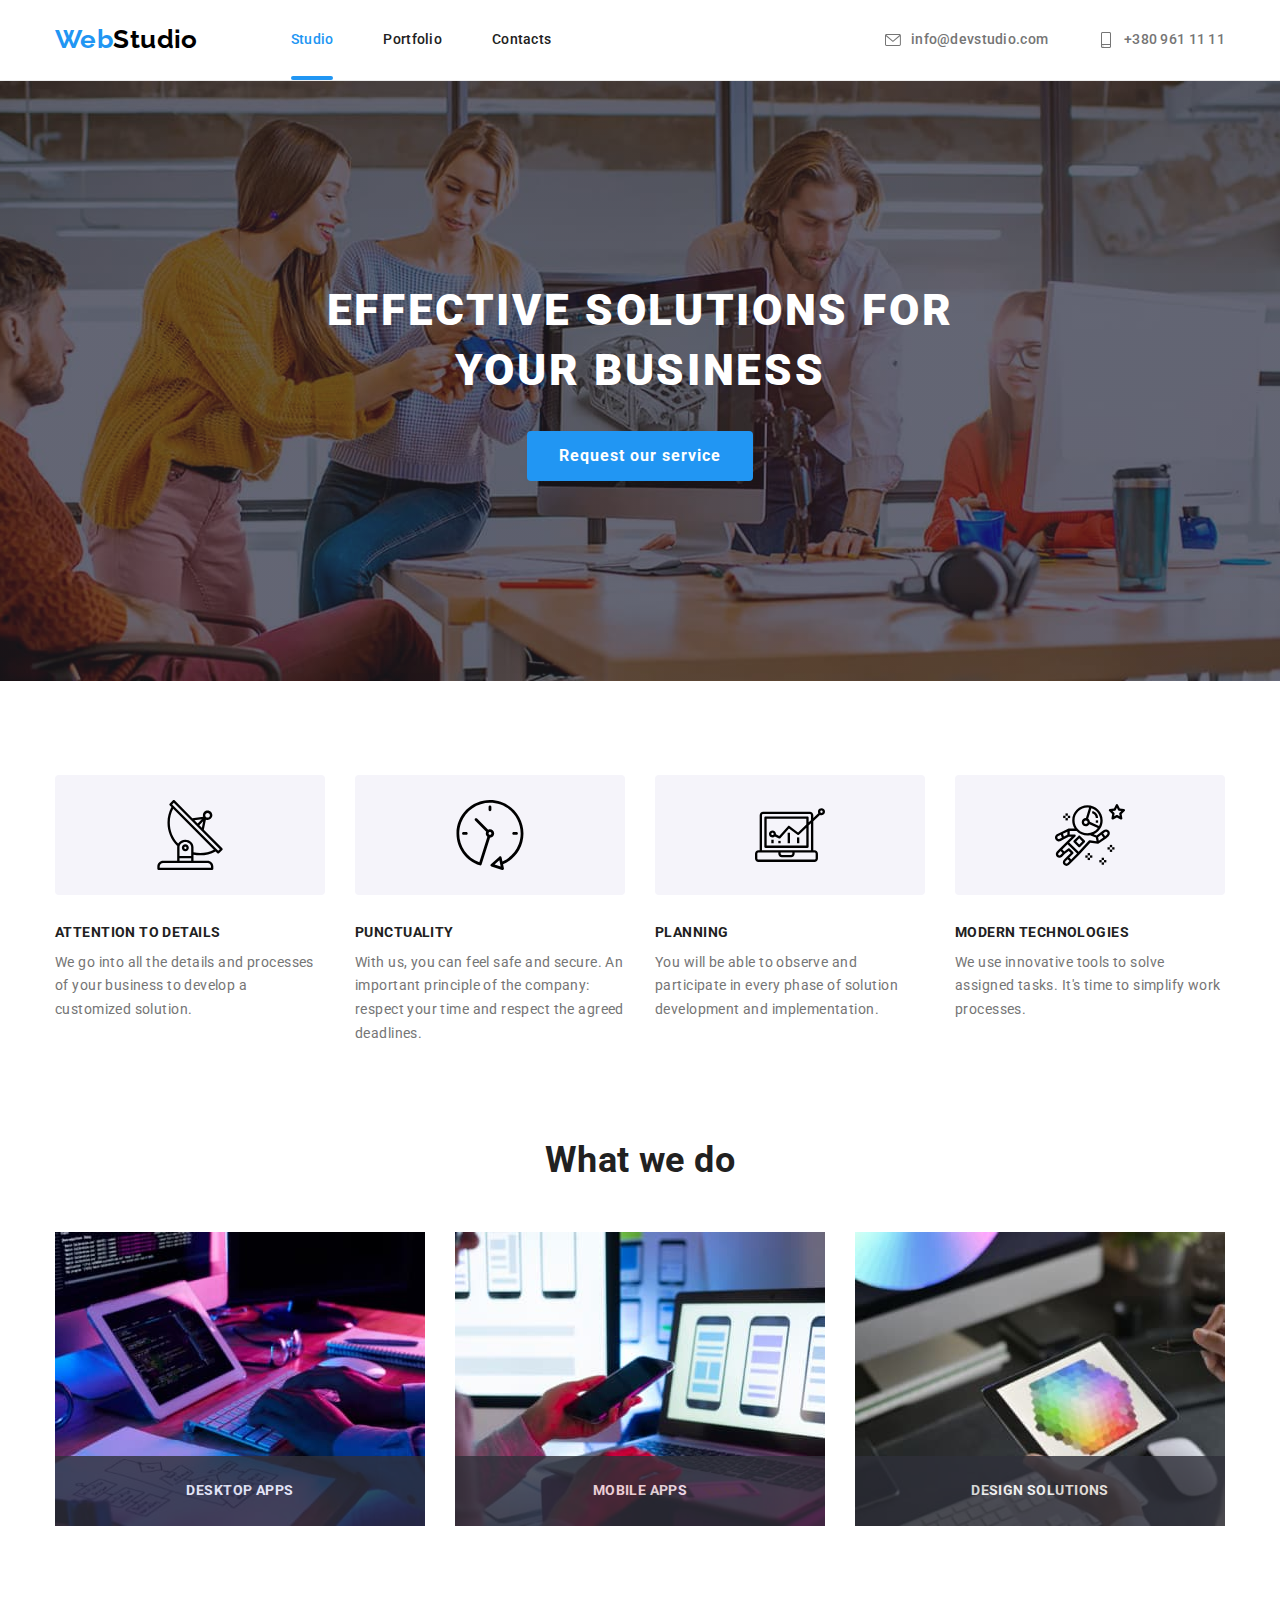
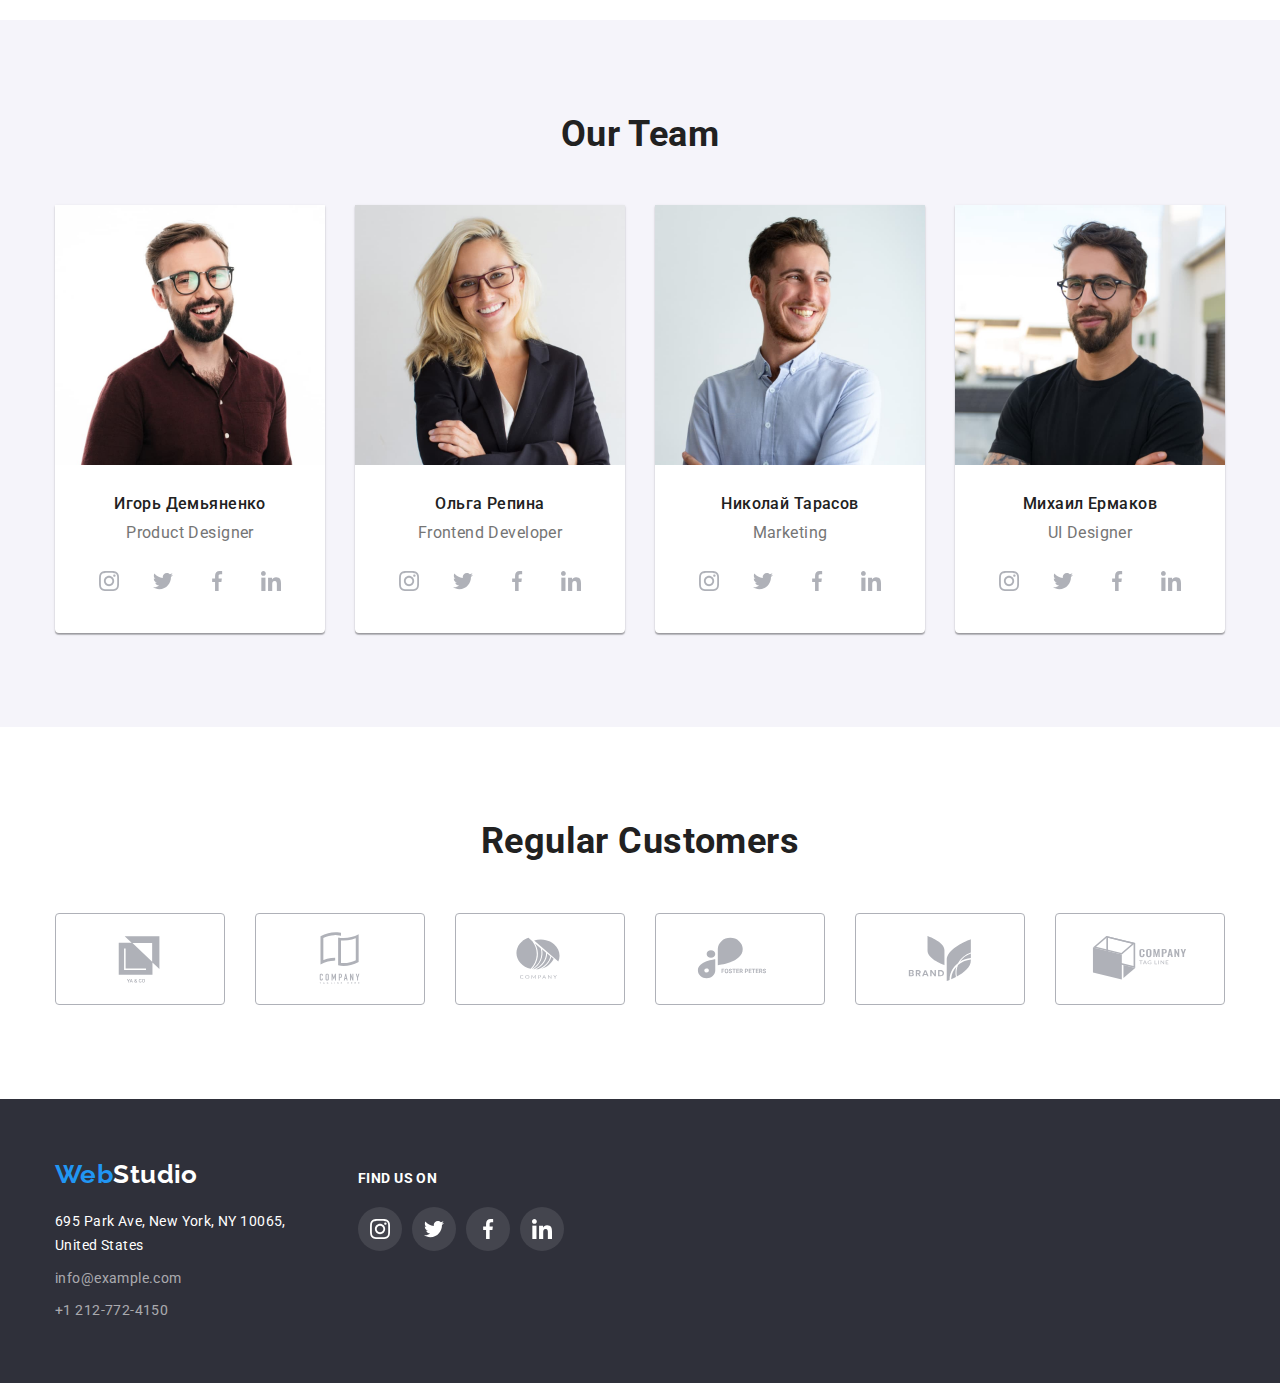
<file: index.html>
<!DOCTYPE html>
<html lang="en">
  <head>
    <title>WebStudio Homepage</title>
    <link rel="preconnect" href="https://fonts.googleapis.com" />
    <link rel="preconnect" href="https://fonts.gstatic.com" crossorigin />
    <link
      href="https://fonts.googleapis.com/css2?family=Raleway:wght@700&family=Roboto:wght@400;500;700;900&display=swap"
      rel="stylesheet"
    />
    <link
      rel="stylesheet"
      href="https://cdnjs.cloudflare.com/ajax/libs/modern-normalize/1.1.0/modern-normalize.min.css"
    />
    <link rel="stylesheet" href="./css/styles.css" />
    <meta charset="utf-8" />
  </head>

  <body>
    <!-- Header Section -->
    <header class="page-header">
      <div class="container header">
        <nav class="main-nav">
          <a href="./index.html" class="logo nodecor">Web<span class="logo-header">Studio</span></a>
          <ul class="site-nav nolist">
            <li class="item test">
              <a class="link current nodecor" href="./index.html">Studio</a>
            </li>
            <li class="item">
              <a class="link nodecor" href="./portfolio.html">Portfolio</a>
            </li>
            <li class="item"><a class="link nodecor" href="">Contacts</a></li>
          </ul>
        </nav>

        <ul class="site-nav-contacts nolist">
          <li class="item">
            <a class="header-contacts nodecor" href="mailto:info@devstudio.com"
              ><svg class="header-icon" width="16" height="12">
                <use href="./images/icons.svg#icon-envelope"></use></svg
              >info@devstudio.com</a
            >
          </li>
          <li class="item">
            <a class="header-contacts nodecor" href="tel:+380961111111"
              ><svg class="header-icon" width="16" height="16">
                <use href="./images/icons.svg#icon-smartphone"></use></svg
              >+380 961 11 11</a
            >
          </li>
        </ul>
      </div>
    </header>

    <!-- Main section -->
    <main>
      <!-- Hero section -->
      <section class="section hero hero-container overlay">
        <h1 class="hero-title">Effective solutions for your business</h1>
        <button class="button hero" data-modal-open type="button">Request our service</button>
      </section>

      <!-- Advantages section -->
      <section class="section">
        <div class="container">
          <h2 hidden>Company's advantages</h2>
          <ul class="adv nolist">
            <li class="adv-item">
              <div class="advantages-thumb">
                <svg class="advantages-icon" width="70px" height="70px">
                  <use href="./images/icons.svg#icon-antenna"></use>
                </svg>
              </div>

              <h3 class="advantages-features">Attention to details</h3>
              <p class="advantages-text">
                We go into all the details and processes of your business to develop a customized
                solution.
              </p>
            </li>
            <li class="adv-item">
              <div class="advantages-thumb">
                <svg class="advantages-icon" width="70px" height="70px">
                  <use href="./images/icons.svg#icon-clock"></use>
                </svg>
              </div>
              <h3 class="advantages-features">Punctuality</h3>
              <p class="advantages-text">
                With us, you can feel safe and secure. An important principle of the company:
                respect your time and respect the agreed deadlines.
              </p>
            </li>
            <li class="adv-item">
              <div class="advantages-thumb">
                <svg class="advantages-icon" width="70px" height="70px">
                  <use href="./images/icons.svg#icon-diagram"></use>
                </svg>
              </div>
              <h3 class="advantages-features">Planning</h3>
              <p class="advantages-text">
                You will be able to observe and participate in every phase of solution development
                and implementation.
              </p>
            </li>
            <li class="adv-item">
              <div class="advantages-thumb">
                <svg class="advantages-icon" width="70px" height="70px">
                  <use href="./images/icons.svg#icon-astronaut"></use>
                </svg>
              </div>
              <h3 class="advantages-features">Modern technologies</h3>
              <p class="advantages-text">
                We use innovative tools to solve assigned tasks. It's time to simplify work
                processes.
              </p>
            </li>
          </ul>
        </div>
      </section>

      <!-- 'What we do' section -->
      <section class="section no-top-padding">
        <div class="container">
          <h2 class="wedo-title">What we do</h2>
          <ul class="wedo-list nolist">
            <li class="item">
              <img
                src="./images/studio/what-we-do-1.jpg"
                alt="Person types in front of a tablet"
                width="370"
                height="294"
              />
              <p class="wedo-label">Desktop Apps</p>
            </li>
            <li class="item">
              <img
                src="./images/studio/what-we-do-2.jpg"
                alt="Person holds a cellphone"
                width="370"
                height="294"
              />
              <p class="wedo-label">Mobile Apps</p>
            </li>
            <li class="item">
              <img
                src="./images/studio/what-we-do-3.jpg"
                alt="Person looks at a tablet"
                width="370"
                height="294"
              />
              <p class="wedo-label">Design Solutions</p>
            </li>
          </ul>
        </div>
      </section>

      <!-- 'Our Team' section-->
      <section class="section team">
        <div class="container team">
          <h2 class="team-title">Our Team</h2>
          <ul class="team-list nolist">
            <li class="team-member">
              <img
                src="./images/studio/our-team-1.jpg"
                alt="Фото Игоря Демьяненко"
                width="270"
                height="260"
                lang="ru"
              />
              <div class="team-member-description">
                <h3 class="team-name" lang="ru">Игорь Демьяненко</h3>
                <p class="team-role">Product Designer</p>
                <ul class="social">
                  <li>
                    <a class="social-link nodecor" href="" aria-label="Instagram Icon">
                      <span class="visually-hidden">Link to Instagram</span>
                      <svg class="social-icon" width="20px" height="20px">
                        <use href="./images/icons.svg#icon-instagram"></use></svg
                    ></a>
                  </li>
                  <li>
                    <a class="social-link nodecor" href="" aria-label="Twitter Icon">
                      <span class="visually-hidden">Link to Twitter</span>
                      <svg class="social-icon" width="20px" height="20px">
                        <use href="./images/icons.svg#icon-twitter"></use>
                      </svg>
                    </a>
                  </li>
                  <li>
                    <a class="social-link nodecor" href="" aria-label="Facebook Icon">
                      <span class="visually-hidden">Link to Facebook</span>
                      <svg class="social-icon" width="20px" height="20px">
                        <use href="./images/icons.svg#icon-facebook"></use>
                      </svg>
                    </a>
                  </li>
                  <li>
                    <a class="social-link nodecor" href="" aria-label="LinkedIn Icon">
                      <span class="visually-hidden">Link to LinkedIn</span>
                      <svg class="social-icon" width="20px" height="20px">
                        <use href="./images/icons.svg#icon-linkedin"></use></svg
                    ></a>
                  </li>
                </ul>
              </div>
            </li>
            <li class="team-member">
              <img
                src="./images/studio/our-team-2.jpg"
                alt="Фото Ольги Репиной"
                width="270"
                height="260"
                lang="ru"
              />
              <div class="team-member-description">
                <h3 class="team-name" lang="ru">Ольга Репина</h3>
                <p class="team-role">Frontend Developer</p>
                <ul class="social">
                  <li>
                    <a class="social-link nodecor" href="" aria-label="Instagram Icon">
                      <span class="visually-hidden">Link to Instagram</span>
                      <svg class="social-icon" width="20px" height="20px">
                        <use href="./images/icons.svg#icon-instagram"></use></svg
                    ></a>
                  </li>
                  <li>
                    <a class="social-link nodecor" href="" aria-label="Twitter Icon">
                      <span class="visually-hidden">Link to Twitter</span>
                      <svg class="social-icon" width="20px" height="20px">
                        <use href="./images/icons.svg#icon-twitter"></use>
                      </svg>
                    </a>
                  </li>
                  <li>
                    <a class="social-link nodecor" href="" aria-label="Facebook Icon">
                      <span class="visually-hidden">Link to Facebook</span>
                      <svg class="social-icon" width="20px" height="20px">
                        <use href="./images/icons.svg#icon-facebook"></use>
                      </svg>
                    </a>
                  </li>
                  <li>
                    <a class="social-link nodecor" href="" aria-label="LinkedIn Icon">
                      <span class="visually-hidden">Link to LinkedIn</span>
                      <svg class="social-icon" width="20px" height="20px">
                        <use href="./images/icons.svg#icon-linkedin"></use></svg
                    ></a>
                  </li>
                </ul>
              </div>
            </li>
            <li class="team-member">
              <img
                src="./images/studio/our-team-3.jpg"
                alt="Фото Николая Тарасова"
                width="270"
                height="260"
                lang="ru"
              />
              <div class="team-member-description">
                <h3 class="team-name" lang="ru">Николай Тарасов</h3>
                <p class="team-role">Marketing</p>
                <ul class="social">
                  <li>
                    <a class="social-link nodecor" href="" aria-label="Instagram Icon">
                      <span class="visually-hidden">Link to Instagram</span>
                      <svg class="social-icon" width="20px" height="20px">
                        <use href="./images/icons.svg#icon-instagram"></use></svg
                    ></a>
                  </li>
                  <li>
                    <a class="social-link nodecor" href="" aria-label="Twitter Icon">
                      <span class="visually-hidden">Link to Twitter</span>
                      <svg class="social-icon" width="20px" height="20px">
                        <use href="./images/icons.svg#icon-twitter"></use>
                      </svg>
                    </a>
                  </li>
                  <li>
                    <a class="social-link nodecor" href="" aria-label="Facebook Icon">
                      <span class="visually-hidden">Link to Facebook</span>
                      <svg class="social-icon" width="20px" height="20px">
                        <use href="./images/icons.svg#icon-facebook"></use>
                      </svg>
                    </a>
                  </li>
                  <li>
                    <a class="social-link nodecor" href="" aria-label="LinkedIn Icon">
                      <span class="visually-hidden">Link to LinkedIn</span>
                      <svg class="social-icon" width="20px" height="20px">
                        <use href="./images/icons.svg#icon-linkedin"></use></svg
                    ></a>
                  </li>
                </ul>
              </div>
            </li>
            <li class="team-member">
              <img
                src="./images/studio/our-team-4.jpg"
                alt="Фото Михаила Ермакова"
                width="270"
                height="260"
                lang="ru"
              />
              <div class="team-member-description">
                <h3 class="team-name" lang="ru">Михаил Ермаков</h3>
                <p class="team-role">UI Designer</p>
                <ul class="social">
                  <li>
                    <a class="social-link nodecor" href="" aria-label="Instagram Icon">
                      <span class="visually-hidden">Link to Instagram</span>
                      <svg class="social-icon" width="20px" height="20px">
                        <use href="./images/icons.svg#icon-instagram"></use></svg
                    ></a>
                  </li>
                  <li>
                    <a class="social-link nodecor" href="" aria-label="Twitter Icon">
                      <span class="visually-hidden">Link to Twitter</span>
                      <svg class="social-icon" width="20px" height="20px">
                        <use href="./images/icons.svg#icon-twitter"></use>
                      </svg>
                    </a>
                  </li>
                  <li>
                    <a class="social-link nodecor" href="" aria-label="Facebook Icon">
                      <span class="visually-hidden">Link to Facebook</span>
                      <svg class="social-icon" width="20px" height="20px">
                        <use href="./images/icons.svg#icon-facebook"></use>
                      </svg>
                    </a>
                  </li>
                  <li>
                    <a class="social-link nodecor" href="" aria-label="LinkedIn Icon">
                      <span class="visually-hidden">Link to LinkedIn</span>
                      <svg class="social-icon" width="20px" height="20px">
                        <use href="./images/icons.svg#icon-linkedin"></use></svg
                    ></a>
                  </li>
                </ul>
              </div>
            </li>
          </ul>
        </div>
      </section>
      <section class="section customers">
        <div class="container">
          <h2 class="customers-title">Regular Customers</h2>
          <ul class="customers-list nolist">
            <li class="item">
              <a class="nodecor customers-thumb" href="">
                <svg class="customers-icon" width="106px" height="60px">
                  <use href="./images/icons.svg#icon-client1"></use>
                </svg>
              </a>
            </li>
            <li class="item">
              <a class="nodecor customers-thumb" href="">
                <svg class="customers-icon" width="106px" height="60px">
                  <use href="./images/icons.svg#icon-client2"></use>
                </svg>
              </a>
            </li>
            <li class="item">
              <a class="nodecor customers-thumb" href="">
                <svg class="customers-icon" width="106px" height="60px">
                  <use href="./images/icons.svg#icon-client3"></use>
                </svg>
              </a>
            </li>
            <li class="item">
              <a class="nodecor customers-thumb" href="">
                <svg class="customers-icon" width="106px" height="60px">
                  <use href="./images/icons.svg#icon-client4"></use>
                </svg>
              </a>
            </li>
            <li class="item">
              <a class="nodecor customers-thumb" href="">
                <svg class="customers-icon" width="106px" height="60px">
                  <use href="./images/icons.svg#icon-client5"></use>
                </svg>
              </a>
            </li>
            <li class="item">
              <a class="nodecor customers-thumb" href="">
                <svg class="customers-icon" width="106px" height="60px">
                  <use href="./images/icons.svg#icon-client6"></use>
                </svg>
              </a>
            </li>
          </ul>
        </div>
      </section>
    </main>

    <!-- Footer Section -->
    <footer class="footer">
      <div class="container footer-main">
        <div class="footer-address">
          <a class="logo logo-footer nodecor" href="./index.html"
            >Web<span class="logo-spn">Studio</span></a
          >
          <address>
            <ul class="nolist address">
              <li>
                <a
                  class="footer-location nodecor"
                  href="https://goo.gl/maps/E1iEUMU5giMTUFDc8"
                  target="_blank"
                  >695 Park Ave, New York, NY 10065, United States
                </a>
              </li>
              <li>
                <a class="footer-contacts nodecor" href="mailto:info@example.com"
                  >info@example.com</a
                >
              </li>
              <li>
                <a class="footer-contacts nodecor" href="tel:+12127724150">+1 212-772-4150</a>
              </li>
            </ul>
          </address>
        </div>

        <div class="find-us">
          <p class="find-us-title">Find us on</p>
          <ul class="social-footer">
            <li>
              <a class="social-link-footer nodecor" href="" aria-label="Instagram Icon">
                <span class="visually-hidden">Link to Instagram</span>
                <svg class="social-icon-footer" width="20px" height="20px">
                  <use href="./images/icons.svg#icon-instagram"></use></svg
              ></a>
            </li>
            <li>
              <a class="social-link-footer nodecor" href="" aria-label="Twitter Icon">
                <span class="visually-hidden">Link to Twitter</span>
                <svg class="social-icon-footer" width="20px" height="20px">
                  <use href="./images/icons.svg#icon-twitter"></use>
                </svg>
              </a>
            </li>
            <li>
              <a class="social-link-footer nodecor" href="" aria-label="Facebook Icon">
                <span class="visually-hidden">Link to Facebook</span>
                <svg class="social-icon-footer" width="20px" height="20px">
                  <use href="./images/icons.svg#icon-facebook"></use>
                </svg>
              </a>
            </li>
            <li>
              <a class="social-link-footer nodecor" href="" aria-label="LinkedIn Icon">
                <span class="visually-hidden">Link to LinkedIn</span>
                <svg class="social-icon-footer" width="20px" height="20px">
                  <use href="./images/icons.svg#icon-linkedin"></use></svg
              ></a>
            </li>
          </ul>
        </div>
      </div>
    </footer>

    <!-- Modal window -->

    <div class="backdrop is-hidden" data-modal>
      <div class="modal">
        <button class="button-modal-close" data-modal-close>
          <svg width="18px" height="18px">
            <use href="./images/icons.svg#icon-close"></use>
          </svg>
        </button>
      </div>
    </div>

    <!-- Script -->
    <script src="./js/modal.js"></script>
  </body>
</html>
</file>
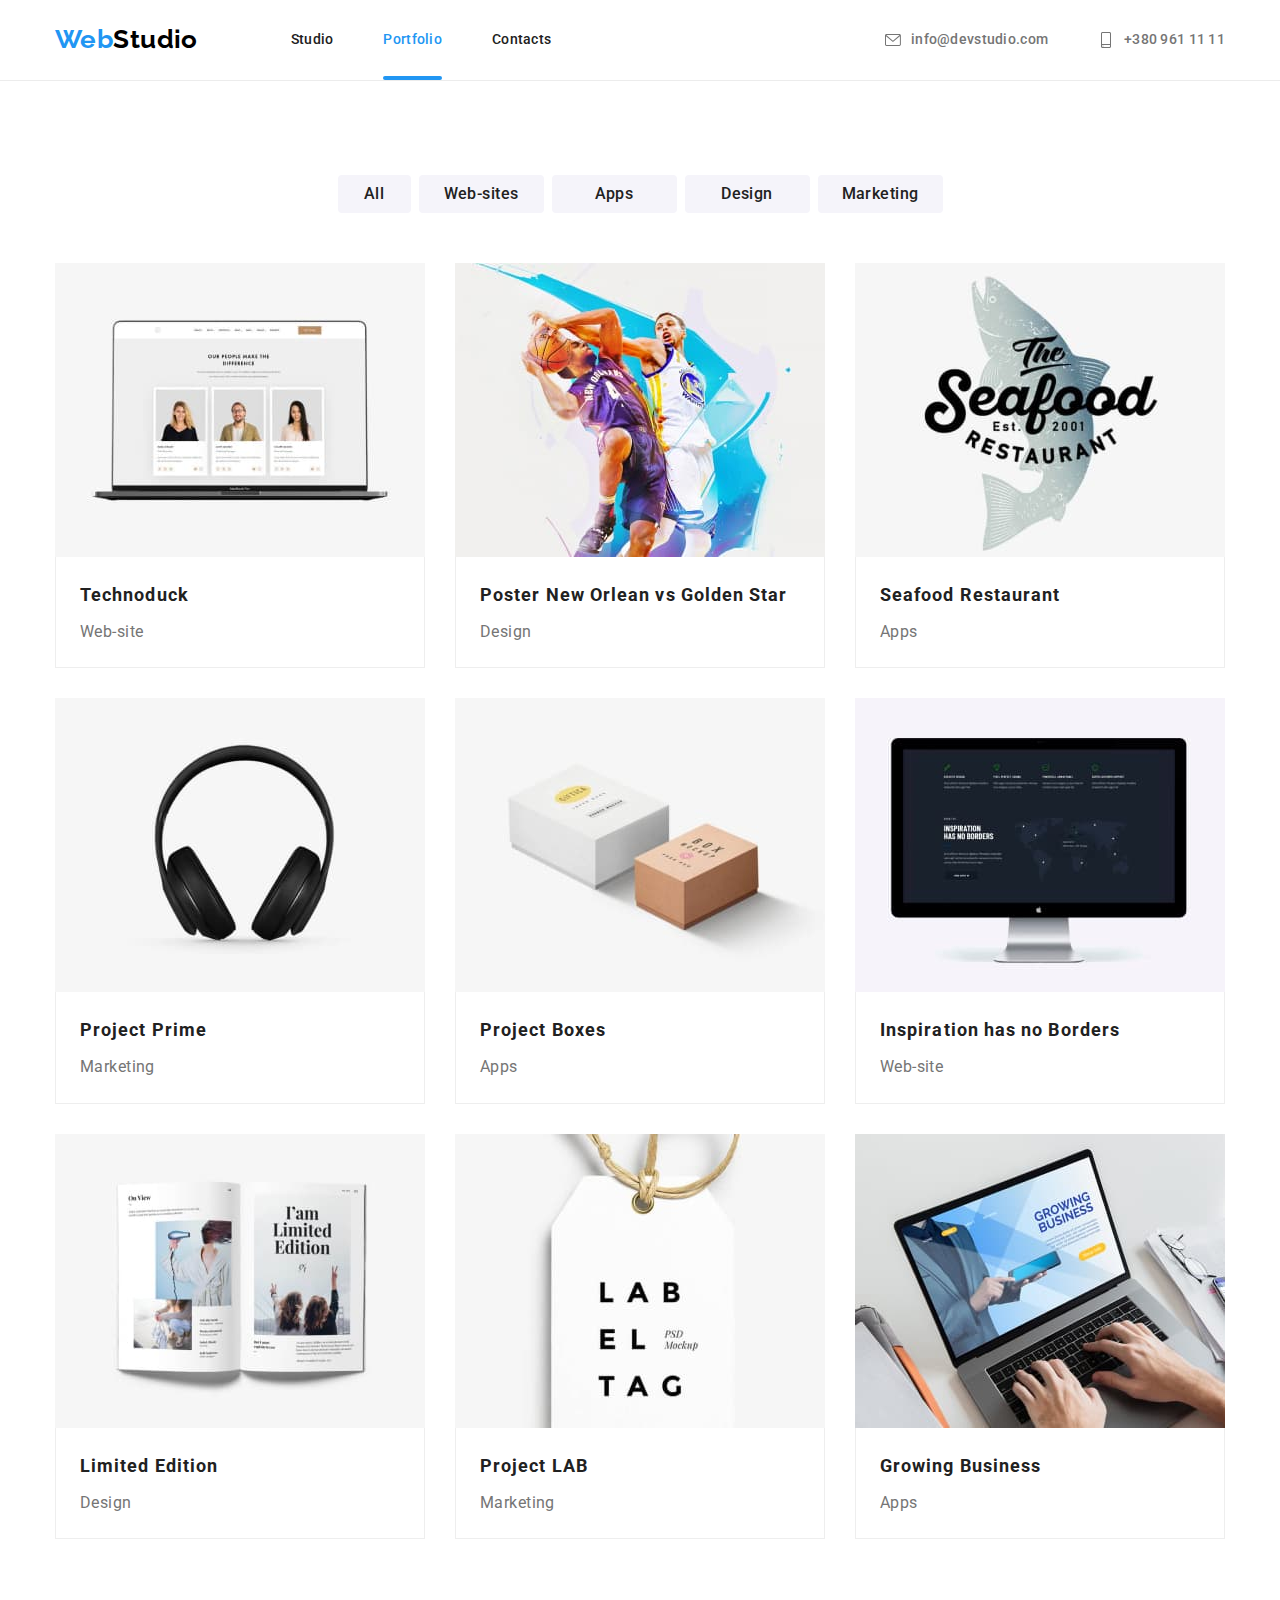
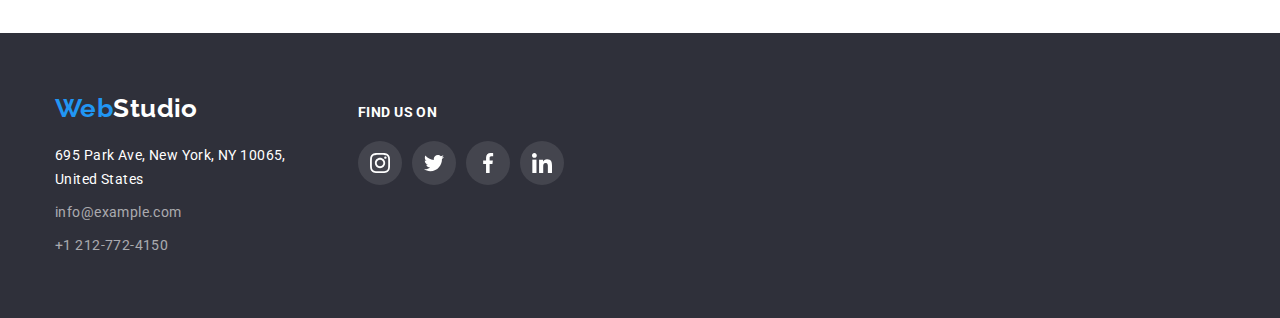
<file: portfolio.html>
<!DOCTYPE html>
<html lang="en">
  <head>
    <meta charset="UTF-8" />
    <meta http-equiv="X-UA-Compatible" content="IE=edge" />
    <meta name="viewport" content="width=device-width, initial-scale=1.0" />
    <title>WebStudio Portfolio</title>
    <link rel="preconnect" href="https://fonts.googleapis.com" />
    <link rel="preconnect" href="https://fonts.gstatic.com" crossorigin />
    <link
      href="https://fonts.googleapis.com/css2?family=Raleway:wght@700&family=Roboto:wght@400;500;700;900&display=swap"
      rel="stylesheet"
    />
    <link
      rel="stylesheet"
      href="https://cdnjs.cloudflare.com/ajax/libs/modern-normalize/1.1.0/modern-normalize.min.css"
    />
    <link rel="stylesheet" href="./css/styles.css" />
  </head>
  <body>
    <!-- Header Section -->
    <header class="page-header">
      <div class="container header">
        <nav class="main-nav">
          <a href="./index.html" class="logo nodecor">Web<span class="logo-header">Studio</span></a>
          <ul class="site-nav nolist">
            <li class="item"><a class="link nodecor" href="./index.html">Studio</a></li>
            <li class="item">
              <a class="link current nodecor" href="./portfolio.html">Portfolio</a>
            </li>
            <li class="item"><a class="link nodecor" href="">Contacts</a></li>
          </ul>
        </nav>

        <ul class="site-nav-contacts nolist">
          <li class="item">
            <a class="header-contacts nodecor" href="mailto:info@devstudio.com"
              ><svg class="header-icon" width="16" height="12">
                <use href="./images/icons.svg#icon-envelope"></use></svg
              >info@devstudio.com</a
            >
          </li>
          <li class="item">
            <a class="header-contacts nodecor" href="tel:+380961111111"
              ><svg class="header-icon" width="16" height="16">
                <use href="./images/icons.svg#icon-smartphone"></use></svg
              >+380 961 11 11</a
            >
          </li>
        </ul>
      </div>
    </header>

    <!-- Main section -->
    <main>
      <section class="section">
        <div class="container">
          <h1 hidden>List of items in portfolio</h1>
          <ul class="radio nolist">
            <li class="item"><button class="button all" type="button">All</button></li>
            <li class="item"><button class="button idle" type="button">Web-sites</button></li>
            <li class="item"><button class="button idle" type="button">Apps</button></li>
            <li class="item"><button class="button idle" type="button">Design</button></li>
            <li class="item"><button class="button idle" type="button">Marketing</button></li>
          </ul>
          <!-- List of items with filter -->
          <ul class="portfolio nolist">
            <li class="item">
              <a class="portfolio-item-link nodecor" href="">
                <div class="portfolio-overlay">
                  <img
                    src="./images/portfolio/technoduck.jpg"
                    alt="Laptop with people's photos"
                    width="370"
                    height="294"
                  />
                  <div class="portfolio-label">
                    <p class="portfolio-label-text">
                      Technoduck is a state-of-the-art coronavirus distribution platform. Companies
                      use this platform for digital espionage and attacks on competitors' secure
                      servers.
                    </p>
                  </div>
                </div>
                <div class="item-description">
                  <h2 class="items-title">Technoduck</h2>
                  <p class="items-filter">Web-site</p>
                </div>
              </a>
            </li>
            <li class="item">
              <a class="portfolio-item-link nodecor" href="">
                <div class="portfolio-overlay">
                  <img
                    src="./images/portfolio/poster-new-orlean-vs-golden-star.jpg"
                    alt="Two basketball players"
                    width="370"
                    height="294"
                  />
                  <div class="portfolio-label">
                    <p class="portfolio-label-text">
                      Technoduck is a state-of-the-art coronavirus distribution platform. Companies
                      use this platform for digital espionage and attacks on competitors' secure
                      servers.
                    </p>
                  </div>
                </div>
                <div class="item-description">
                  <h2 class="items-title">Poster New Orlean vs Golden Star</h2>
                  <p class="items-filter">Design</p>
                </div>
              </a>
            </li>
            <li class="item">
              <a class="portfolio-item-link nodecor" href="">
                <div class="portfolio-overlay">
                  <img
                    src="./images/portfolio/seafood-restaurant.jpg"
                    alt="The logo of the restorant with fish in the background"
                    width="370"
                    height="294"
                  />
                  <div class="portfolio-label">
                    <p class="portfolio-label-text">
                      Technoduck is a state-of-the-art coronavirus distribution platform. Companies
                      use this platform for digital espionage and attacks on competitors' secure
                      servers.
                    </p>
                  </div>
                </div>
                <div class="item-description">
                  <h2 class="items-title">Seafood Restaurant</h2>
                  <p class="items-filter">Apps</p>
                </div>
              </a>
            </li>
            <li class="item">
              <a class="portfolio-item-link nodecor" href="">
                <div class="portfolio-overlay">
                  <img
                    src="./images/portfolio/project-prime.jpg"
                    alt="Headphones"
                    width="370"
                    height="294"
                  />
                  <div class="portfolio-label">
                    <p class="portfolio-label-text">
                      Technoduck is a state-of-the-art coronavirus distribution platform. Companies
                      use this platform for digital espionage and attacks on competitors' secure
                      servers.
                    </p>
                  </div>
                </div>
                <div class="item-description">
                  <h2 class="items-title">Project Prime</h2>
                  <p class="items-filter">Marketing</p>
                </div>
              </a>
            </li>
            <li class="item">
              <a class="portfolio-item-link nodecor" href="">
                <div class="portfolio-overlay">
                  <img
                    src="./images/portfolio/project-boxes.jpg"
                    alt="Two boxes of different sizes"
                    width="370"
                    height="294"
                  />
                  <div class="portfolio-label">
                    <p class="portfolio-label-text">
                      Technoduck is a state-of-the-art coronavirus distribution platform. Companies
                      use this platform for digital espionage and attacks on competitors' secure
                      servers.
                    </p>
                  </div>
                </div>
                <div class="item-description">
                  <h2 class="items-title">Project Boxes</h2>
                  <p class="items-filter">Apps</p>
                </div>
              </a>
            </li>
            <li class="item">
              <a class="portfolio-item-link nodecor" href="">
                <div class="portfolio-overlay">
                  <img
                    src="./images/portfolio/inspiration-has-no-borders.jpg"
                    alt="Personal computer"
                    width="370"
                    height="294"
                  />
                  <div class="portfolio-label">
                    <p class="portfolio-label-text">
                      Technoduck is a state-of-the-art coronavirus distribution platform. Companies
                      use this platform for digital espionage and attacks on competitors' secure
                      servers.
                    </p>
                  </div>
                </div>
                <div class="item-description">
                  <h2 class="items-title">Inspiration has no Borders</h2>
                  <p class="items-filter">Web-site</p>
                </div>
              </a>
            </li>
            <li class="item">
              <a class="portfolio-item-link nodecor" href="">
                <div class="portfolio-overlay">
                  <img
                    src="./images/portfolio/limited-edition.jpg"
                    alt="Opened book"
                    width="370"
                    height="294"
                  />
                  <div class="portfolio-label">
                    <p class="portfolio-label-text">
                      Technoduck is a state-of-the-art coronavirus distribution platform. Companies
                      use this platform for digital espionage and attacks on competitors' secure
                      servers.
                    </p>
                  </div>
                </div>
                <div class="item-description">
                  <h2 class="items-title">Limited Edition</h2>
                  <p class="items-filter">Design</p>
                </div>
              </a>
            </li>
            <li class="item">
              <a class="portfolio-item-link nodecor" href="">
                <div class="portfolio-overlay">
                  <img
                    src="./images/portfolio/project-lab.jpg"
                    alt="White tag on a string"
                    width="370"
                    height="294"
                  />
                  <div class="portfolio-label">
                    <p class="portfolio-label-text">
                      Technoduck is a state-of-the-art coronavirus distribution platform. Companies
                      use this platform for digital espionage and attacks on competitors' secure
                      servers.
                    </p>
                  </div>
                </div>
                <div class="item-description">
                  <h2 class="items-title">Project LAB</h2>
                  <p class="items-filter">Marketing</p>
                </div>
              </a>
            </li>
            <li class="item">
              <a class="portfolio-item-link nodecor" href="">
                <div class="portfolio-overlay">
                  <img
                    src="./images/portfolio/growing-business.jpg"
                    alt="Person is typing something on a laptop"
                    width="370"
                    height="294"
                  />
                  <div class="portfolio-label">
                    <p class="portfolio-label-text">
                      Technoduck is a state-of-the-art coronavirus distribution platform. Companies
                      use this platform for digital espionage and attacks on competitors' secure
                      servers.
                    </p>
                  </div>
                </div>
                <div class="item-description">
                  <h2 class="items-title">Growing Business</h2>
                  <p class="items-filter">Apps</p>
                </div>
              </a>
            </li>
          </ul>
        </div>
      </section>
    </main>
    <!-- Footer Section -->
    <footer class="footer">
      <div class="container footer-main">
        <div class="footer-address">
          <a class="logo logo-footer nodecor" href="./index.html"
            >Web<span class="logo-spn">Studio</span></a
          >
          <address>
            <ul class="nolist address">
              <li>
                <a
                  class="footer-location nodecor"
                  href="https://goo.gl/maps/E1iEUMU5giMTUFDc8"
                  target="_blank"
                  >695 Park Ave, New York, NY 10065, United States
                </a>
              </li>
              <li>
                <a class="footer-contacts nodecor" href="mailto:info@example.com"
                  >info@example.com</a
                >
              </li>
              <li>
                <a class="footer-contacts nodecor" href="tel:+12127724150">+1 212-772-4150</a>
              </li>
            </ul>
          </address>
        </div>

        <div class="find-us">
          <p class="find-us-title">Find us on</p>
          <ul class="social-footer">
            <li>
              <a class="social-link-footer nodecor" href="" aria-label="Instagram Icon">
                <span class="visually-hidden">Link to Instagram</span>
                <svg class="social-icon-footer" width="20px" height="20px">
                  <use href="./images/icons.svg#icon-instagram"></use></svg
              ></a>
            </li>
            <li>
              <a class="social-link-footer nodecor" href="" aria-label="Twitter Icon">
                <span class="visually-hidden">Link to Twitter</span>
                <svg class="social-icon-footer" width="20px" height="20px">
                  <use href="./images/icons.svg#icon-twitter"></use>
                </svg>
              </a>
            </li>
            <li>
              <a class="social-link-footer nodecor" href="" aria-label="Facebook Icon">
                <span class="visually-hidden">Link to Facebook</span>
                <svg class="social-icon-footer" width="20px" height="20px">
                  <use href="./images/icons.svg#icon-facebook"></use>
                </svg>
              </a>
            </li>
            <li>
              <a class="social-link-footer nodecor" href="" aria-label="LinkedIn Icon">
                <span class="visually-hidden">Link to LinkedIn</span>
                <svg class="social-icon-footer" width="20px" height="20px">
                  <use href="./images/icons.svg#icon-linkedin"></use></svg
              ></a>
            </li>
          </ul>
        </div>
      </div>
    </footer>
  </body>
</html>
</file>
<file: css/styles.css>
/* Variables */
:root {
  --brand-color: #2196f3;
  --bg-color-dark: #2f303a;
  --bg-color-light: #f5f4fa;
  --text-primary: #757575;
  --text-secondary: #212121;
  --accent-color: #ffffff;
  --footer-contacts-color: rgba(255, 255, 255, 0.6);
  --footer-social-color: rgba(255, 255, 255, 0.1);
  --logo-header-color: #000000;
  --border-bottom-color: #ececec;
  --item-border-color: #eeeeee;
  --customers-thumb-color: #afb1b8;
}

html {
  box-sizing: border-box;
}

*,
*::before,
*::after {
  box-sizing: inherit;
}

body {
  /* margin: 0; */

  font-family: 'Roboto', sans-serif;
  letter-spacing: 0.03em;
  font-size: 14px;

  background-color: var(--accent-color);
  color: var(--text-primary);
}

/* General Geometry */

.container {
  width: 1200px;
  padding-left: 15px;
  padding-right: 15px;
  margin-left: auto;
  margin-right: auto;

  /* outline: 2px solid tomato; */
}

h1,
h2,
h3,
h4,
h5,
h6,
p,
ul {
  margin-top: 0;
  margin-bottom: 0;
  padding: 0;
}

img {
  display: block;
  max-width: 100%;
  height: auto;
}

/*Singletones and Patterns*/

.nolist {
  list-style: none;
  padding: 0;
  margin: 0;
}

.nodecor {
  text-decoration: none;
}

.visually-hidden {
  position: absolute;
  white-space: nowrap;
  width: 1px;
  height: 1px;
  overflow: hidden;
  border: 0;
  padding: 0;
  clip: rect(0 0 0 0);
  clip-path: inset(50%);
  margin: -1px;
}

/* Buttons */

.button {
  transition: background-color 250ms cubic-bezier(0.4, 0, 0.2, 1),
    color 250ms cubic-bezier(0.4, 0, 0.2, 1), box-shadow 250ms cubic-bezier(0.4, 0, 0.2, 1);

  display: inline-block;
  border-radius: 4px;
  border-color: transparent;
  border-width: 0;

  font-family: inherit;
  cursor: pointer;
  font-weight: 500;
  font-size: 16px;
  line-height: 1.6;
  text-align: center;
  letter-spacing: inherit;
}

.button.hero {
  padding: 10px 32px;
  min-width: 216px;
  min-height: 50px;

  font-weight: 700;
  font-size: 16px;
  line-height: 1.88;
  align-items: center;
  text-align: center;
  letter-spacing: 0.06em;

  background-color: var(--brand-color);
  color: var(--accent-color);
}

/* For the first button that selects all items */
.button.all {
  padding: 6px 25px;
  min-width: 73px;
  min-height: 38px;

  background-color: var(--bg-color-light);
  color: var(--text-secondary);
}

.button.idle {
  padding: 6px 22px;
  min-width: 125px;
  min-height: 38px;

  background-color: var(--bg-color-light);
  color: var(--text-secondary);
}

.button:hover,
.button:focus,
.button:active {
  background-color: var(--brand-color);
  color: var(--accent-color);
  box-shadow: 0px 4px 4px rgba(0, 0, 0, 0.15);
}

/* HEADER */
.page-header > .container {
  display: flex;
}
.logo {
  font-family: 'Raleway', sans-serif;
  font-weight: 700;
  font-size: 26px;
  line-height: 1.2;

  color: var(--brand-color);
}
.logo-header {
  color: var(--logo-header-color);
}

/* Site navigation */
.main-nav {
  display: flex;
  align-items: center;
}

.site-nav {
  display: flex;
  margin-left: 93px;

  font-weight: 500;
  font-size: 14px;
  line-height: 1.14;
  letter-spacing: 0.02em;
}

.site-nav .item:not(:last-child) {
  margin-right: 50px;
}

.site-nav a {
  transition: color 250ms cubic-bezier(0.4, 0, 0.2, 1);
}

.site-nav a:hover,
.site-nav a:focus,
.header-contacts:hover,
.header-contacts:focus {
  color: var(--brand-color);
}

.header-icon:hover,
.header-icon:focus {
  color: var(--brand-color);
}

.link {
  display: block;
  padding-top: 32px;
  padding-bottom: 32px;

  color: var(--text-secondary);
}

.site-nav .link.current {
  color: var(--brand-color);
}

.site-nav > .item {
  position: relative;
}

.current::after {
  position: absolute;

  bottom: 0;
  left: 0;
  content: '';
  height: 4px;
  width: 100%;

  background-color: var(--brand-color);
  border-radius: 2px;
}

/* Header Contacts */

.site-nav-contacts {
  display: flex;
  align-items: center;
  margin-left: auto;
}

.site-nav-contacts .item + .item {
  margin-left: 50px;
}

.header-contacts {
  display: flex;
  align-items: center;
  padding-top: 32px;
  padding-bottom: 32px;

  transition: color 250ms cubic-bezier(0.4, 0, 0.2, 1);

  font-weight: 500;
  font-size: 14px;
  line-height: 1.14;
  letter-spacing: 0.02em;

  color: inherit;
}

.container.header {
  margin-bottom: 0px;
}

.page-header {
  border-bottom: 1px solid var(--border-bottom-color);
}

.header-icon {
  margin-right: 10px;
  fill: currentColor;
}

/* HEADER end */

/* STUDIO PAGE MAIN */

.section {
  padding-top: 94px;
  padding-bottom: 94px;
}

.section.no-top-padding {
  padding-top: 0px;
}

/* Hero section */

.hero {
  background-color: var(--bg-color-dark);
  text-align: center;
  padding-top: 200px;
  padding-bottom: 200px;
}

.overlay {
  max-width: 1600px;
  margin-left: auto;
  margin-right: auto;
  background-image: linear-gradient(to right, rgba(47, 48, 58, 0.4), rgba(47, 48, 58, 0.4)),
    url('../images/studio/hero-bg.jpg');
  background-repeat: no-repeat;
  background-position: center;
  background-size: cover;
}

.hero-title {
  margin-top: 0;
  /* margin for the hero button */
  margin-bottom: 30px;
  width: 696px;
  margin-left: auto;
  margin-right: auto;

  font-weight: 900;
  font-size: 44px;
  line-height: 1.36;
  letter-spacing: 0.06em;
  text-transform: uppercase;

  color: var(--accent-color);
}

/* Advantages section */
.adv {
  display: flex;
}

.advantages-thumb {
  display: flex;
  align-items: center;
  justify-content: center;
  width: 270px;
  height: 120px;
  margin-bottom: 30px;
  border-radius: 4px;
  background-color: var(--bg-color-light);

  transition: box-shadow 250ms cubic-bezier(0.4, 0, 0.2, 1);
}

.advantages-thumb:hover {
  box-shadow: 0px 4px 4px rgba(0, 0, 0, 0.25), 0px 4px 4px rgba(0, 0, 0, 0.25);
}

.advantages-features {
  margin-bottom: 10px;

  font-weight: 700;
  font-size: 14px;
  line-height: 1.14;
  text-transform: uppercase;

  color: var(--text-secondary);
}

.advantages-text {
  font-size: 14px;
  line-height: 1.7;
}

.adv-item:not(:last-child) {
  margin-right: 30px;
}

/* We do section */
.wedo-title {
  margin-bottom: 50px;

  font-weight: 700;
  font-size: 36px;
  line-height: 1.16;
  text-align: center;

  color: var(--text-secondary);
}

.wedo-list {
  display: flex;
}

.wedo-list .item {
  position: relative;
}

.wedo-list .item:not(:last-child) {
  margin-right: 30px;
}

.wedo-label {
  display: flex;
  align-items: center;
  justify-content: center;
  height: 70px;
  width: 100%;

  position: absolute;
  /* left: 0; */
  bottom: 0;

  background-color: var(--bg-color-dark);
  opacity: 0.8;

  font-weight: 700;
  /* font-size: 14px; */
  line-height: 1.14;
  /* text-align: center; */
  text-transform: uppercase;

  color: var(--accent-color);
}

/* Team section */
.team {
  background-color: var(--bg-color-light);
  margin-bottom: 0px;
}

.team-list {
  display: flex;
}

.team-member:not(:last-child) {
  margin-right: 30px;
}

.team-member {
  background-color: var(--accent-color);
  border-radius: 0 0 4px 4px;
  margin-bottom: 0;
  box-shadow: 0px 1px 3px rgba(0, 0, 0, 0.12), 0px 1px 1px rgba(0, 0, 0, 0.14),
    0px 2px 1px rgba(0, 0, 0, 0.2);
}

.team-member-description {
  margin: 0;
  padding-top: 30px;
  padding-bottom: 30px;
  text-align: center;
}

.team-title {
  margin-bottom: 50px;
  font-weight: 700;
  font-size: 36px;
  line-height: 1.16;
  text-align: center;

  color: var(--text-secondary);
}

.team-name {
  margin-bottom: 10px;

  font-weight: 500;
  font-size: 16px;
  line-height: 1.18;

  color: var(--text-secondary);
}

.team-role {
  margin-bottom: 16px;

  font-weight: 400;
  font-size: 16px;
  line-height: 1.18;
}

.social {
  display: flex;
  align-items: center;
  justify-content: center;
  column-gap: 10px;

  padding: 0;
  list-style: none;
}

.social-link {
  display: flex;
  align-items: center;
  justify-content: center;

  width: 44px;
  height: 44px;
  border-radius: 50%;
  background-color: var(--accent-color);
  color: var(--customers-thumb-color);

  transition: background-color 250ms cubic-bezier(0.4, 0, 0.2, 1),
    color 250ms cubic-bezier(0.4, 0, 0.2, 1);
}

.social-icon {
  fill: currentColor;
}

.social-link-footer {
  transition: background-color 250ms cubic-bezier(0.4, 0, 0.2, 1);
}

.social-link:hover,
.social-link:focus,
.social-link-footer:hover,
.social-link-footer:focus {
  background-color: var(--brand-color);
  color: var(--accent-color);
}

/* Regular Customers section */

.customers {
  background-color: var(--accent-color);
  margin-bottom: 0px;
}

.customers-title {
  margin-bottom: 50px;
  font-weight: 700;
  font-size: 36px;
  line-height: 1.16;
  text-align: center;

  color: var(--text-secondary);
}

.customers-list {
  display: flex;
  justify-content: center;
}

.customers-thumb {
  display: flex;
  align-items: center;
  justify-content: center;
  margin-bottom: 0;
  background-color: var(--accent-color);
  border: 1px solid;
  border-color: var(--customers-thumb-color);
  color: var(--customers-thumb-color);
  border-radius: 4px;

  width: 170px;
  height: 92px;

  transition: color 250ms cubic-bezier(0.4, 0, 0.2, 1),
    border-color 250ms cubic-bezier(0.4, 0, 0.2, 1);
}

.customers-icon {
  fill: currentColor;
  width: 106px;
  height: 60px;
}

.customers-thumb:hover,
.customers-thumb:focus {
  color: var(--brand-color);
  border-color: var(--brand-color);
}

.customers-list .item:not(:last-child) {
  margin-right: 30px;
}

/* STUDIO PAGE MAIN end*/

/* PORTFOLIO PAGE */
.radio {
  display: flex;
  justify-content: center;

  margin-bottom: 50px;
}

.radio .item {
  margin-bottom: 0;
  transition: box-shadow 250ms cubic-bezier(0.4, 0, 0.2, 1);
}

.radio .item:hover,
.radio .item:focus {
  box-shadow: 0px 3px 1px rgba(0, 0, 0, 0.1), 0px 1px 2px rgba(0, 0, 0, 0.08),
    0px 2px 2px rgba(0, 0, 0, 0.12);
  border-radius: 4px;
}

.radio .item:not(:last-child) {
  margin-right: 8px;
}

.portfolio {
  display: flex;
  flex-wrap: wrap;
}

.portfolio .item {
  width: calc((100% - 60px) / 3);
  margin-right: 30px;
  margin-bottom: 30px;
}

.portfolio-item-link {
  display: block;
  transition: box-shadow 250ms cubic-bezier(0.4, 0, 0.2, 1);
}

.portfolio-item-link:hover,
.portfolio-item-link:focus {
  box-shadow: 0px 1px 1px rgba(0, 0, 0, 0.12), 0px 4px 4px rgba(0, 0, 0, 0.06),
    1px 4px 6px rgba(0, 0, 0, 0.16);
}

.portfolio .item:nth-child(3n) {
  margin-right: 0px;
}

.portfolio .item:nth-last-child(-n + 3) {
  margin-bottom: 0;
}

.portfolio-overlay {
  position: relative;
  overflow: hidden;
}

.portfolio-label {
  position: absolute;
  left: 0;
  top: 0;
  width: 100%;
  height: 100%;

  padding: 63px 24px;
  background-color: var(--brand-color);
  opacity: 0.9;

  transform: translateY(101%);
  transition: transform 250ms cubic-bezier(0.4, 0, 0.2, 1);
}

.portfolio-label-text {
  font-weight: 400;
  font-size: 18px;
  line-height: 1.55;
  text-align: left;

  color: var(--accent-color);
}

.portfolio-item-link:hover .portfolio-label,
.portfolio-item-link:focus .portfolio-label {
  transform: translateY(0);
}

.item-description {
  padding-top: 20px;
  padding-bottom: 20px;
  padding-left: 24px;
  padding-right: 24px;
  text-align: left;

  border: 1px solid var(--item-border-color);
  border-top-width: 0px;
}

.items-title {
  margin-bottom: 4px;

  font-weight: 700;
  font-size: 18px;
  line-height: 2;
  letter-spacing: 0.06em;

  color: var(--text-secondary);
}
.items-filter {
  font-size: 16px;
  line-height: 1.9;

  color: var(--text-primary);
}
/* PORTFOLIO PAGE end */

/* Footer */

.logo-footer {
  display: inline-block;
  margin-bottom: 20px;
}
.logo-spn {
  color: var(--accent-color);
}

.footer {
  padding-top: 60px;
  padding-bottom: 60px;

  font-style: normal;

  background-color: var(--bg-color-dark);
}

.footer-main {
  display: flex;
  align-items: baseline;
}

.find-us-title {
  margin-bottom: 20px;

  font-weight: 700;
  font-size: 14px;
  line-height: 1.14;
  text-transform: uppercase;

  color: var(--accent-color);
}

.find-us {
  margin-left: 70px;
}

.social-footer {
  display: flex;
  align-items: center;
  justify-content: center;
  column-gap: 10px;

  padding: 0;
  margin: 0;
  list-style: none;
}

.social-link-footer {
  display: flex;
  align-items: center;
  justify-content: center;

  width: 44px;
  height: 44px;
  border-radius: 50%;
  background-color: var(--footer-social-color);
  color: var(--accent-color);
}

.social-icon-footer {
  fill: currentColor;
}

.footer-location {
  display: inline-block;
  width: 233px;

  transition: color 250ms cubic-bezier(0.4, 0, 0.2, 1);

  font-size: 14px;
  font-style: normal;
  line-height: 1.7;

  color: var(--accent-color);
}

.footer-contacts {
  display: inline-block;
  transition: color 250ms cubic-bezier(0.4, 0, 0.2, 1);

  font-size: 14px;
  font-style: normal;
  line-height: 1.7;

  color: var(--footer-contacts-color);
}

.address li {
  margin-bottom: 9px;
}

.address li:last-child {
  margin-bottom: 0px;
}

*/ .footer-location:hover,
.footer-location:focus,
.footer-contacts:hover,
.footer-contacts:focus {
  color: var(--brand-color);
}

/* Modal window */

.backdrop {
  position: fixed;
  top: 0;
  left: 0;
  z-index: 100;
  width: 100%;
  height: 100%;

  transition: opacity 250ms ease, visibility 250ms ease;

  background-color: rgba(0, 0, 0, 0.2);
  border: 1px solid #000000;
  box-shadow: 0px 4px 4px rgba(0, 0, 0, 0.25);
}

.backdrop.is-hidden {
  visibility: hidden;
  opacity: 0;
  pointer-events: none;
}

.backdrop.is-hidden .modal {
  border-radius: 50%;
  background-color: var(--color-accent);

  transform: translate(100%, 100%) scale(2);
}

.modal {
  position: absolute;
  /* to center modal window */
  top: 50%;
  left: 50%;

  transform: translate(-50%, -50%) scale(1);
  transition: transform 250ms cubic-bezier(0.4, 0, 0.2, 1),
    background-color 250ms cubic-bezier(0.4, 0, 0.2, 1),
    border-radius 250ms cubic-bezier(0.4, 0, 0.2, 1);

  min-width: 528px;
  min-height: 581px;

  background-color: var(--accent-color);
  border-radius: 4px;
  border: 1px solid #000000;
  box-shadow: 0px 1px 3px rgba(0, 0, 0, 0.12), 0px 1px 1px rgba(0, 0, 0, 0.14),
    0px 2px 1px rgba(0, 0, 0, 0.2);
}

.button-modal-close {
  position: absolute;

  display: flex;
  align-items: center;
  justify-content: center;
  top: 8px;
  right: 8px;
  padding: 0;
  width: 30px;
  height: 30px;
  cursor: pointer;

  background-color: inherit;
  border: 1px solid rgba(0, 0, 0, 0.1);
  border-radius: 50%;
}
</file>
